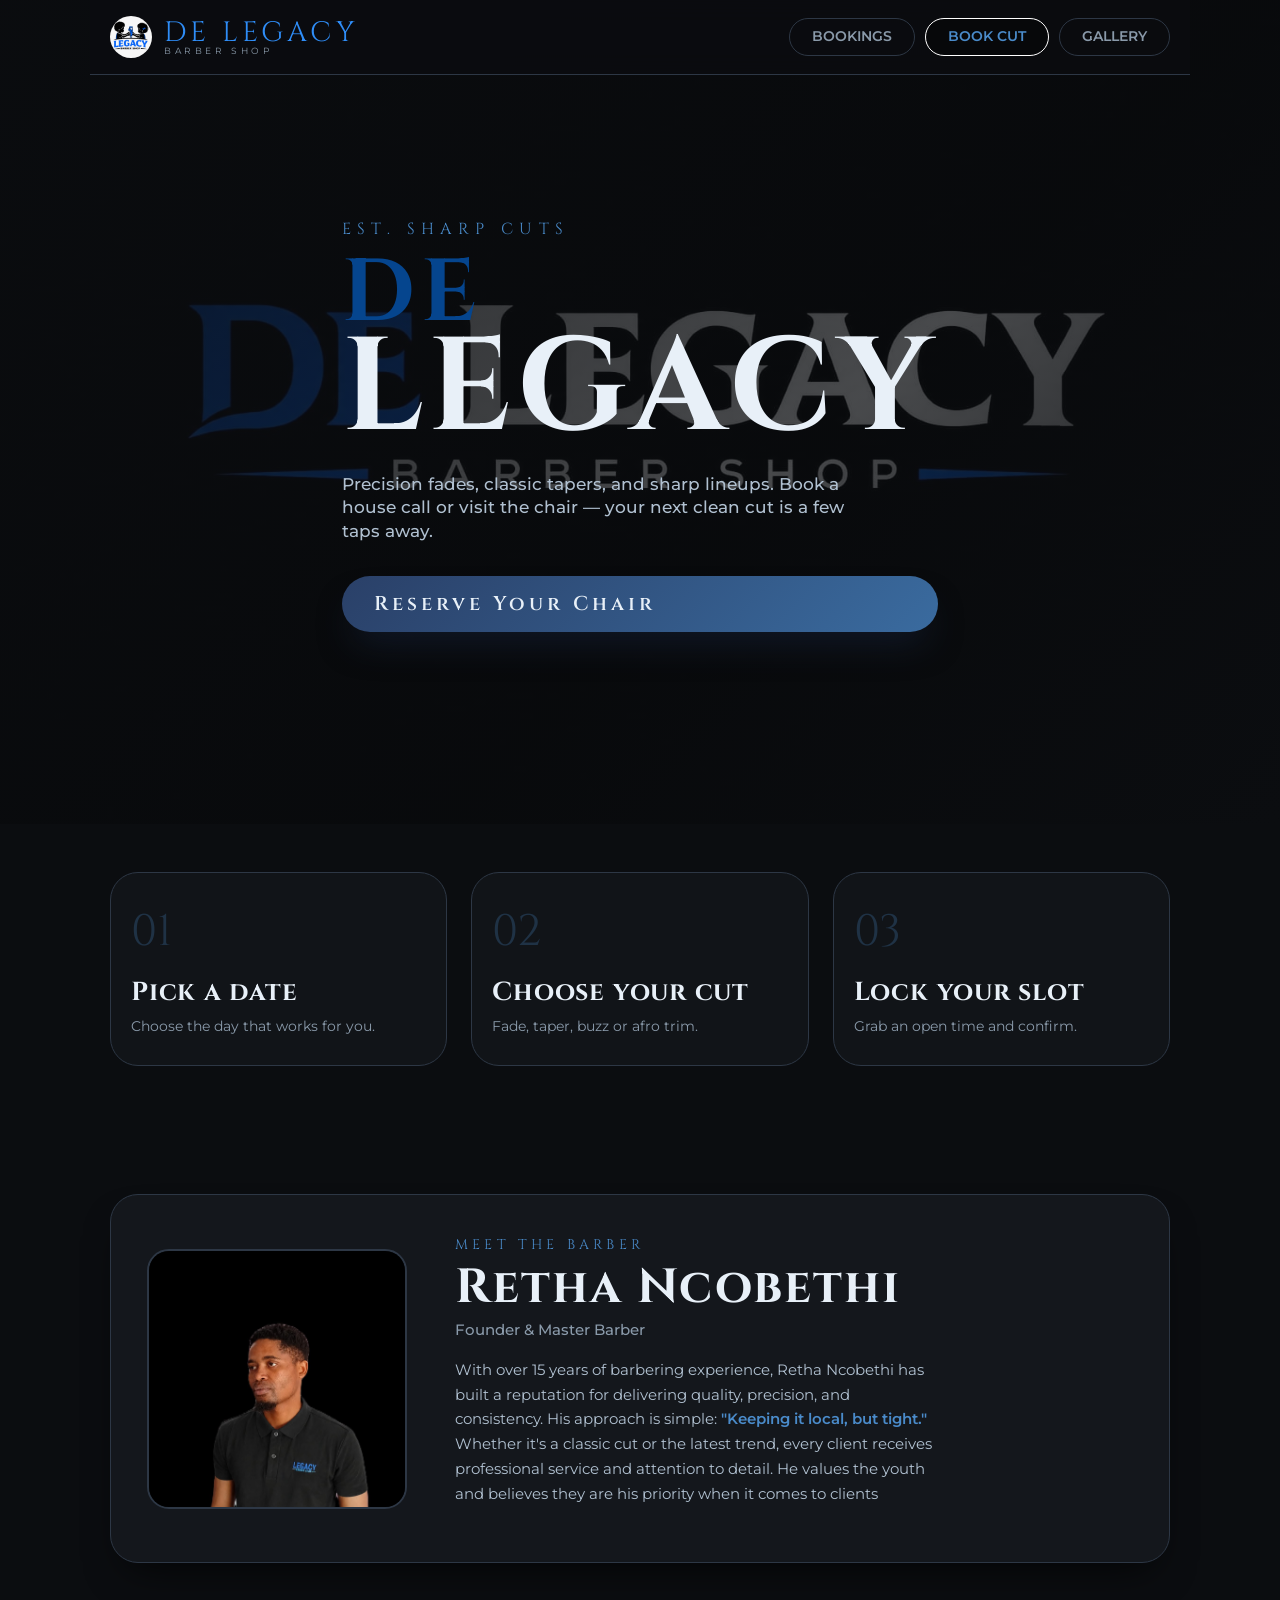
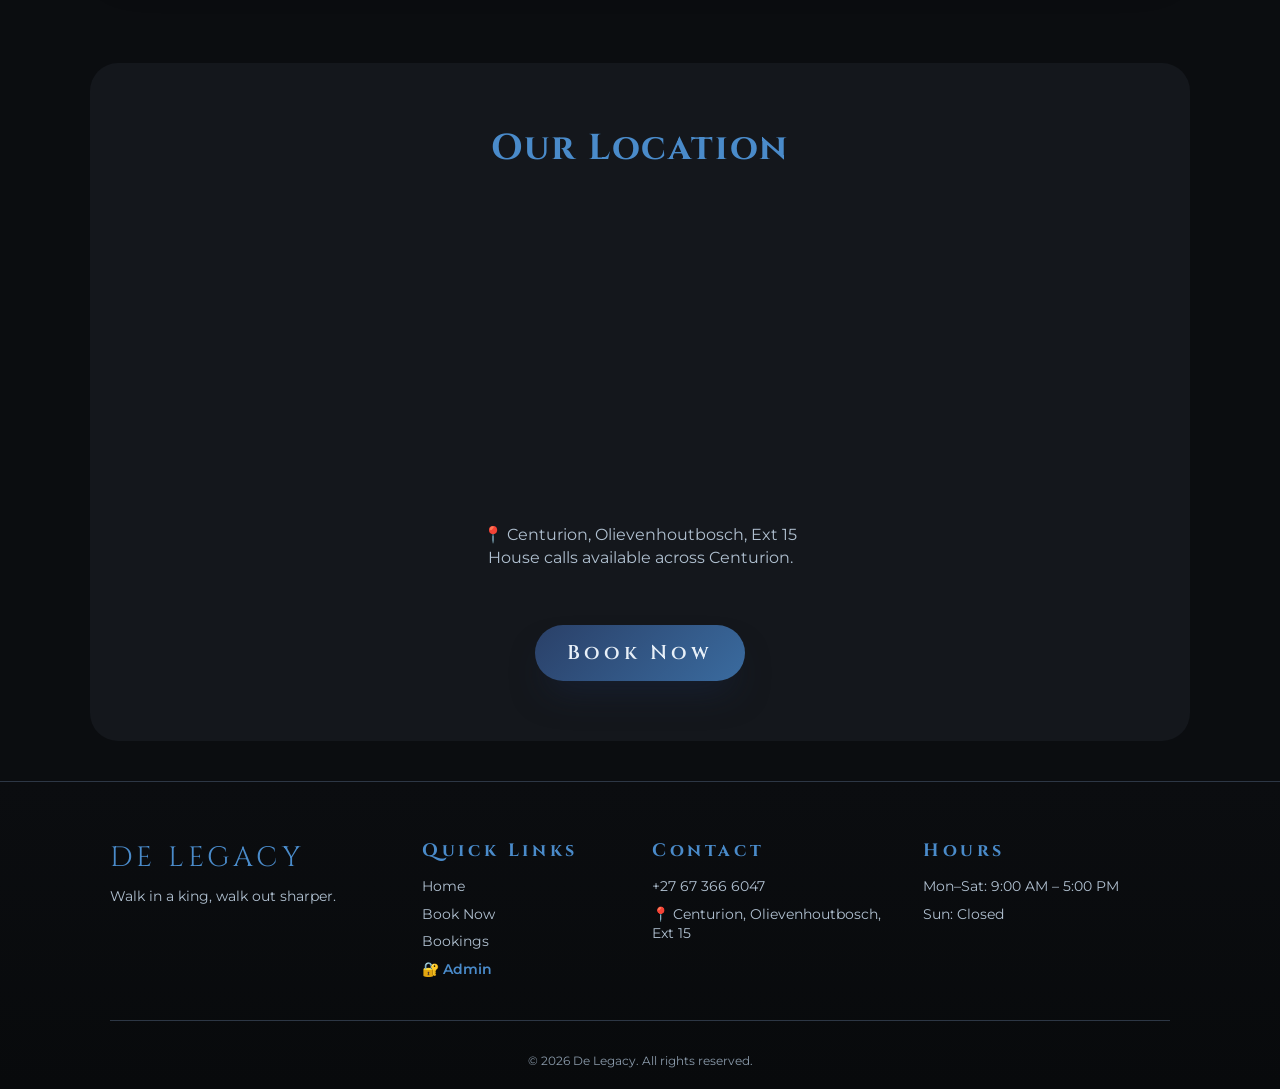
<file: index.html>
<!DOCTYPE html>
<html lang="en">
<head>
  <meta charset="UTF-8" />
  <meta name="viewport" content="width=device-width, initial-scale=1.0, viewport-fit=cover, user-scalable=yes" />
  <title>Legacy Barber Shop — Reserve Your Cut</title>
  <meta name="description" content="Fresh fades, tapers, buzz cuts & afro trims. Book a house call or shop visit. Mobile-friendly booking system." />

  <script src="db-config.js"></script>


  <link rel="preconnect" href="https://fonts.googleapis.com" />
  <link rel="preconnect" href="https://fonts.gstatic.com" crossorigin />
  <link href="https://fonts.googleapis.com/css2?family=Cinzel:wght@400;600;700;900&family=Montserrat:wght@400;500;600;700&display=swap" rel="stylesheet" />
  <link rel="stylesheet" href="styles.css" />
  <link rel="icon" type="image/png" href="hero.jpeg" />
  <link rel="shortcut icon" href="hero.jpeg">

  <style>
    .hero-title {
      font-family: var(--font-primary);
      font-size: clamp(52px, 14vw, 110px);
      line-height: 0.95;
      letter-spacing: 0.02em;
      margin-top: 12px;
      max-width: 800px;
      color: var(--text-primary);
      display: flex;
      flex-direction: column;
      gap: 0;
    }

    .hero-title span {
      display: block;
    }

    .hero-title span:nth-child(1) {
      font-size: 0.8em;
      letter-spacing: 0.1em;
      color: #05458e;
      margin-bottom: -0.1em;
    }

    .hero-title span:nth-child(2) {
      font-size: 1.2em;
      letter-spacing: 0.05em;
      color: var(--text-primary);
    }

    .hero-title span:nth-child(3) {
      font-size: 0.7em;
      letter-spacing: 0.15em;
      color: var(--text-secondary);
      margin-top: -0.05em;
    }

    .hero-title span:nth-child(4) {
      font-size: 0.7em;
      letter-spacing: 0.15em;
      color: var(--text-secondary);
    }
  </style>

</head>
<body>
  <header class="hero">
    <img class="hero-bg" src="name.jpeg" alt="" />
    <div class="hero-overlay"></div>

    <nav class="nav container">
      <a href="index.html" class="logo-link">
        <img src="hero.jpeg" alt="Legacy Barber Shop" class="logo-icon" />
        <div class="logo-primary">De Legacy</div>
      </a>

      <button class="hamburger" id="hamburger" aria-label="Menu">
        <span></span>
        <span></span>
        <span></span>
      </button>

      <div class="nav-links" id="navLinks">
        <a class="nav-btn ghost" href="my-bookings.html">BOOKINGS</a>
        <a class="nav-btn" href="booking.html">BOOK CUT</a>
        <a class="nav-btn ghost" href="gallery.html">GALLERY</a>
      </div>
    </nav>

    <div class="hero-content container">
      <p class="eyebrow">EST. SHARP CUTS</p>
      <h1 class="hero-title">
          <span>DE</span>
          <span>LEGACY</span>
      </h1>
      <p class="hero-sub">Precision fades, classic tapers, and sharp lineups. Book a house call or visit the chair — your next clean cut is a few taps away.</p>
      <a class="btn-gold" href="booking.html">Reserve Your Chair</a>
    </div>
  </header>

  <section class="steps container">
    <div class="step">
      <div class="step-num">01</div>
      <h3>Pick a date</h3>
      <p>Choose the day that works for you.</p>
    </div>
    <div class="step">
      <div class="step-num">02</div>
      <h3>Choose your cut</h3>
      <p>Fade, taper, buzz or afro trim.</p>
    </div>
    <div class="step">
      <div class="step-num">03</div>
      <h3>Lock your slot</h3>
      <p>Grab an open time and confirm.</p>
    </div>
  </section>

  <!-- ===== MEET THE BARBER ===== -->
  <section class="barber-section container">
    <div class="barber-card">
      <div class="barber-image-wrap">
        <img src="barber face.jpg" alt="Legacy Barber" class="barber-photo" />
      </div>
      <div class="barber-info">
        <p class="barber-eyebrow">Meet the Barber</p>
        <h2 class="barber-name">Retha Ncobethi</h2>
        <p class="barber-role">Founder & Master Barber</p>
        <p class="barber-bio">
          With over 15 years of barbering experience, Retha Ncobethi has built a reputation for delivering quality, precision, and consistency. His approach is simple:<strong> "Keeping it local, but tight."</strong> Whether it's a classic cut or the latest trend, every client receives professional service and attention to detail. He values the youth and believes they are his priority when it comes to clients
        </p>

      </div>
    </div>
  </section>

  <!-- Location Teaser -->
<section class="location-teaser container">
  <h2>Our Location</h2>

  <div class="map-container">
    <iframe
      src="https://www.google.com/maps?q=Olievenhoutbosch%20Ext%2015,%20Centurion,%20South%20Africa&output=embed"
      width="100%"
      height="300"
      style="border:0; border-radius:22px;"
      loading="lazy"
      allowfullscreen>
    </iframe>
  </div>

  <p>
    📍 Centurion, Olievenhoutbosch, Ext 15<br />
    House calls available across Centurion.
  </p>

  <div style="text-align:center; margin-top:24px;">
    <a href="booking.html" class="btn-gold">Book Now</a>
  </div>
</section>

  <footer class="site-footer">
    <div class="container">
      <div class="footer-grid">
        <div class="footer-col">
          <div class="logo-secondary">De Legacy</div>
          <p class="footer-tag">Walk in a king, walk out sharper.</p>
        </div>

        <div class="footer-col">
     <h4>Quick Links</h4>
     <ul class="footer-list">
       <li><a href="index.html">Home</a></li>
       <li><a href="booking.html">Book Now</a></li>
       <li><a href="my-bookings.html">Bookings</a></li>
       <!-- ADD THIS LINE BELOW ONLY IN INDEX.HTML -->
       <li><a href="admin.html" style="color: var(--blue-bright); font-weight: 600;">🔐 Admin</a></li>
     </ul>
   </div>

        <div class="footer-col">
          <h4>Contact</h4>
          <ul class="footer-list">
            <li><a href="tel:+27673666047">+27 67 366 6047</a></li>
            <li>📍 Centurion, Olievenhoutbosch, Ext 15</li>
          </ul>
        </div>
        <div class="footer-col">
          <h4>Hours</h4>
          <ul class="footer-list">
            <li>Mon–Sat: 9:00 AM – 5:00 PM</li>
            <li>Sun: Closed</li>
          </ul>
        </div>
      </div>
      <div class="footer-bottom">
        © 2026 De Legacy. All rights reserved.
      </div>
    </div>
  </footer>

  <script src="script.js"></script>
</body>
</html>
</file>
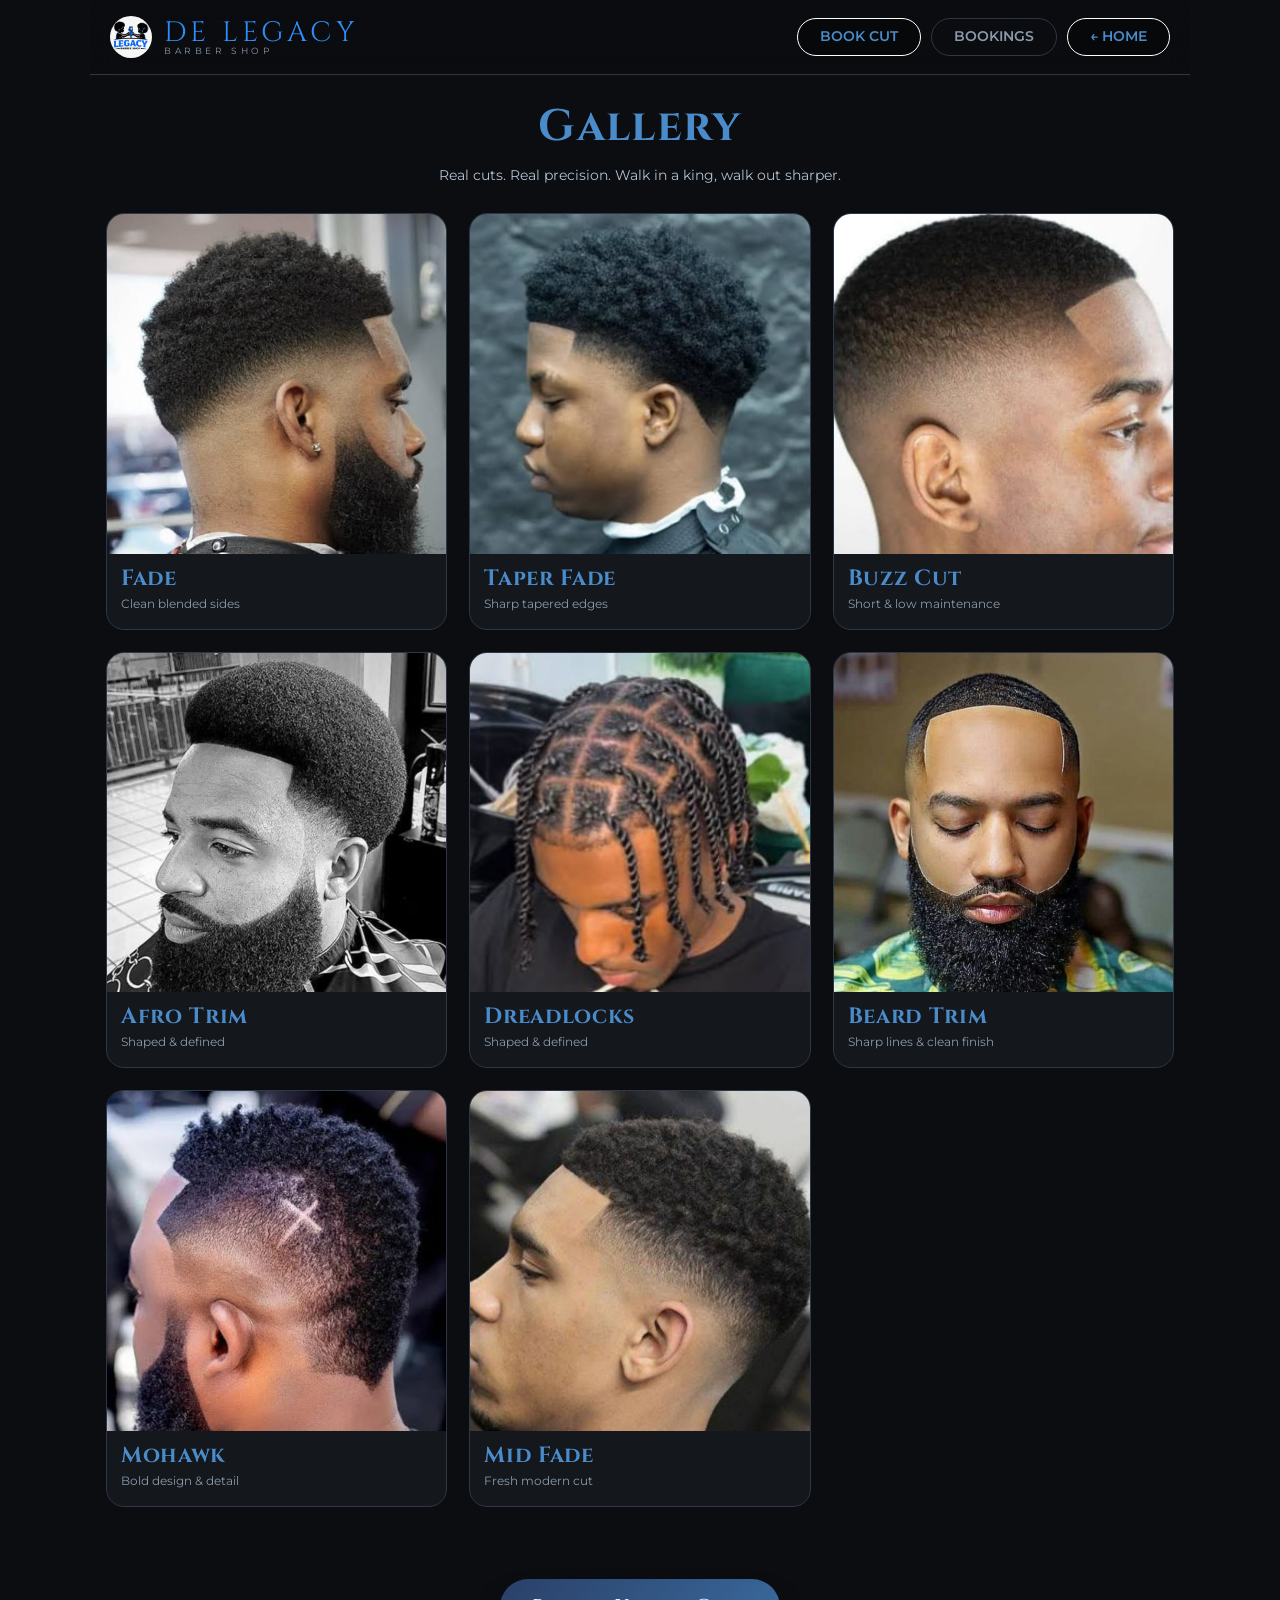
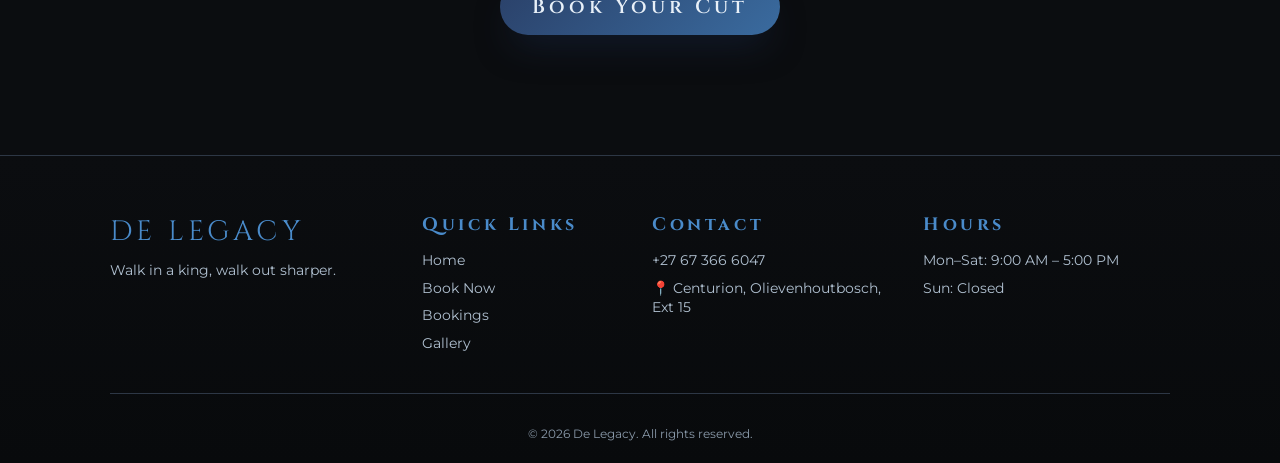
<file: gallery.html>
<!DOCTYPE html>
<html lang="en">
<head>
  <meta charset="UTF-8" />
  <meta name="viewport" content="width=device-width, initial-scale=1.0, viewport-fit=cover, user-scalable=yes" />
  <title>De Legacy — Gallery</title>
  <meta name="description" content="See our work — fades, tapers, buzz cuts, afro trims and more from Legacy Barber Shop." />
  <link rel="preconnect" href="https://fonts.googleapis.com" />
  <link rel="preconnect" href="https://fonts.gstatic.com" crossorigin />
  <link href="https://fonts.googleapis.com/css2?family=Cinzel:wght@400;600;700;900&family=Montserrat:wght@400;500;600;700&display=swap" rel="stylesheet" />
  <link rel="stylesheet" href="styles.css" />
  <link rel="icon" type="image/png" href="hero.jpeg" />
  <link rel="shortcut icon" href="hero.jpeg">
  <style>
    .gallery-section {
      padding: 20px 16px 80px 16px;
    }

    .gallery-head {
      text-align: center;
      margin-bottom: 28px;
    }

    .gallery-head h2 {
      font-family: var(--font-primary);
      font-size: clamp(32px, 8vw, 44px);
      letter-spacing: 0.03em;
      color: var(--blue-bright);
    }

    .gallery-head p {
      color: var(--text-secondary);
      font-size: 14px;
      margin-top: 8px;
      padding: 0 8px;
    }

    .gallery-grid {
      display: grid;
      grid-template-columns: 1fr 1fr;
      gap: 12px;
    }

    @media (min-width: 540px) {
      .gallery-grid {
        gap: 18px;
      }
    }

    @media (min-width: 900px) {
      .gallery-grid {
        grid-template-columns: 1fr 1fr 1fr;
        gap: 22px;
      }
    }

    .gallery-card {
      background: var(--card-bg);
      border: 1px solid var(--border);
      border-radius: 18px;
      overflow: hidden;
      transition: transform 0.2s, border-color 0.2s;
    }

    .gallery-card:hover {
      border-color: var(--blue-bright);
      transform: translateY(-3px);
    }

    .gallery-img {
      width: 100%;
      aspect-ratio: 1 / 1;
      object-fit: cover;
      display: block;
      background: var(--surface);
    }

    .gallery-info {
      padding: 12px 14px 16px;
    }

    .gallery-info h3 {
      font-family: var(--font-primary);
      font-size: clamp(16px, 4.5vw, 22px);
      color: var(--blue-bright);
      letter-spacing: 0.03em;
      line-height: 1.2;
    }

    .gallery-info p {
      font-size: 12px;
      color: var(--muted);
      margin-top: 4px;
    }

    @media (max-width: 380px) {
      .gallery-grid {
        gap: 10px;
      }
      .gallery-info {
        padding: 10px 10px 14px;
      }
      .gallery-info h3 {
        font-size: 15px;
      }
      .gallery-info p {
        font-size: 11px;
      }
    }
  </style>
</head>
<body>
  <nav class="nav container">
    <a href="index.html" class="logo-link">
      <img src="hero.jpeg" alt="De Legacy Shop" class="logo-icon" />
      <div class="logo-primary">De Legacy</div>
    </a>

    <button class="hamburger" id="hamburger" aria-label="Menu">
      <span></span>
      <span></span>
      <span></span>
    </button>

    <div class="nav-links" id="navLinks">
      <a class="nav-btn" href="booking.html">BOOK CUT</a>
      <a class="nav-btn ghost" href="my-bookings.html">BOOKINGS</a>
      <a class="nav-btn" href="index.html">← HOME</a>
    </div>
  </nav>

  <section class="gallery-section container">
    <div class="gallery-head">
      <h2>Gallery</h2>
      <p>Real cuts. Real precision. Walk in a king, walk out sharper.</p>
    </div>

    <div class="gallery-grid">

      <article class="gallery-card">
        <img class="gallery-img" src="fade.jpeg" alt="Fade haircut" loading="lazy" />
        <div class="gallery-info">
          <h3>Fade</h3>
          <p>Clean blended sides</p>
        </div>
      </article>

      <article class="gallery-card">
        <img class="gallery-img" src="taper.jpeg" alt="Taper Fade haircut" loading="lazy" />
        <div class="gallery-info">
          <h3>Taper Fade</h3>
          <p>Sharp tapered edges</p>
        </div>
      </article>

      <article class="gallery-card">
        <img class="gallery-img" src="buzzcut.jpeg" alt="Buzz Cut" loading="lazy" />
        <div class="gallery-info">
          <h3>Buzz Cut</h3>
          <p>Short & low maintenance</p>
        </div>
      </article>

      <article class="gallery-card">
        <img class="gallery-img" src="afro.jpeg" alt="Afro Trim" loading="lazy" />
        <div class="gallery-info">
          <h3>Afro Trim</h3>
          <p>Shaped & defined</p>
        </div>
      </article>

      <article class="gallery-card">
        <img class="gallery-img" src="Dreadlocks.jpeg" alt="Dreadlocks / Braids" loading="lazy" />
        <div class="gallery-info">
          <h3>Dreadlocks</h3>
          <p>Shaped & defined</p>
        </div>
      </article>

      <article class="gallery-card">
        <img class="gallery-img" src="Beard.jpeg" alt="Beard Trim" loading="lazy" />
        <div class="gallery-info">
          <h3>Beard Trim</h3>
          <p>Sharp lines & clean finish</p>
        </div>
      </article>

      <article class="gallery-card">
        <img class="gallery-img" src="mohawk.jpeg" alt="Mohawk haircut" loading="lazy" />
        <div class="gallery-info">
          <h3>Mohawk</h3>
          <p>Bold design & detail</p>
        </div>
      </article>

      <article class="gallery-card">
        <img class="gallery-img" src="mid fade.jpeg" alt="Mid Fade haircut" loading="lazy" />
        <div class="gallery-info">
          <h3>Mid Fade</h3>
          <p>Fresh modern cut</p>
        </div>
      </article>

    </div>

    <div style="text-align: center; margin-top: 40px;">
      <a href="booking.html" class="btn-gold">Book Your Cut</a>
    </div>
  </section>

  <footer class="site-footer">
    <div class="container">
      <div class="footer-grid">
        <div class="footer-col">
          <div class="logo-secondary">De Legacy</div>
          <p class="footer-tag">Walk in a king, walk out sharper.</p>
        </div>
        <div class="footer-col">
          <h4>Quick Links</h4>
          <ul class="footer-list">
            <li><a href="index.html">Home</a></li>
            <li><a href="booking.html">Book Now</a></li>
            <li><a href="my-bookings.html">Bookings</a></li>
            <li><a href="gallery.html">Gallery</a></li>
          </ul>
        </div>
        <div class="footer-col">
          <h4>Contact</h4>
          <ul class="footer-list">
            <li><a href="tel:+27673666047">+27 67 366 6047</a></li>
            <li>📍 Centurion, Olievenhoutbosch, Ext 15</li>
          </ul>
        </div>
        <div class="footer-col">
          <h4>Hours</h4>
          <ul class="footer-list">
            <li>Mon–Sat: 9:00 AM – 5:00 PM</li>
            <li>Sun: Closed</li>
          </ul>
        </div>
      </div>
      <div class="footer-bottom">
        © 2026 De Legacy. All rights reserved.
      </div>
    </div>
  </footer>
  <script src="script.js"></script>
</body>
</html>
</file>
<file: styles.css>
/* ===== Reset & Base ===== */
* {
  margin: 0;
  padding: 0;
  box-sizing: border-box;
  -webkit-tap-highlight-color: transparent;
}

:root {
  /* Brand Colors  */
  --background: #0B0D10;
  --card-bg: #14171C;
  --surface: #1A1F26;
  --navy: #1B2A4A;
  --navy-dark: #111B33;
  --navy-light: #2A4068;
  --blue-accent: #3A6B9F;
  --blue-bright: #4A8BCA;
  --blue-foreground: #E8F0F8;
  --border: #2D3745;
  --muted: #8A9AAA;
  --destructive: #D9574A;
  --shadow-blue: 0 20px 35px -12px rgba(26, 42, 74, 0.5);
  --text-primary: #E8F0F8;
  --text-secondary: #B0C0D0;
  --radius-card: 28px;

  /* Brand Fonts */
  --font-primary: 'Cinzel', 'Bebas Neue', 'Arial Narrow', serif;
  --font-secondary: 'Montserrat', 'Inter', system-ui, -apple-system, sans-serif;
  --font-display: 'Cinzel', 'Bebas Neue', 'Arial Narrow', serif;
  --font-body: 'Montserrat', 'Inter', system-ui, -apple-system, sans-serif;
}

body {
  background-color: var(--background);
  color: var(--text-primary);
  font-family: var(--font-body);
  line-height: 1.4;
  padding-top: 76px;
}

a { color: inherit; text-decoration: none; }

.container {
  max-width: 1100px;
  margin: 0 auto;
  padding: 0 20px;
}

/* ===== Logo Styles ===== */
.logo-link {
  display: flex;
  align-items:center;
  gap: 12px;
  text-decoration: none;
  color: inherit;
}

.logo-icon {
  width: 42px;
  height: 42px;
  border-radius: 50%;
  flex-shrink: 0;
  object-fit: cover;
}

.logo-primary {
  display: inline-block;
  font-family: var(--font-primary);
  font-size: 28px;
  letter-spacing: 0.15em;
  color: #2f8df7;
  text-transform: uppercase;
  position: relative;
  line-height: 1.1;
}

.logo-primary::after {
  content: "BARBER SHOP";
  display: block;
  font-size: 9px;
  letter-spacing: 0.4em;
  color: var(--muted);
  font-family: var(--font-secondary);
  font-weight: 400;
  margin-top: -2px;
}

.logo-secondary {
  font-family: var(--font-primary);
  font-size: 28px;
  letter-spacing: 0.15em;
  color: var(--blue-bright);
  text-transform: uppercase;
}

/* ===== Hero ===== */
.hero {
  position: relative;
  isolation: isolate;
  overflow: hidden;
  min-height: calc(100vh - 76px);
  display: flex;
  flex-direction: column;
  margin-top: -76px;
  padding-top: 76px;
}

.hero-bg {
  position: absolute;
  inset: 0;
  width: 100%;
  height: 100%;
  object-fit: cover;
  z-index: -2;
}

.hero-overlay {
  position: absolute;
  inset: 0;
  background: linear-gradient(135deg, rgba(11,13,16,0.92) 0%, rgba(11,13,16,0.75) 60%, var(--background) 100%);
  z-index: -1;
}

.nav {
  position: fixed;
  top: 0;
  left: 0;
  right: 0;
  z-index: 1000;
  display: flex;
  align-items: center;
  justify-content: space-between;
  padding: 16px 20px;
  gap: 12px;
  flex-wrap: nowrap;
  background: rgba(11, 13, 16, 0.92);          /* dark glass effect */
  backdrop-filter: blur(12px);
  -webkit-backdrop-filter: blur(12px);
  border-bottom: 1px solid var(--border);
  width: 100%;
}
.nav-links {
  display: flex;
  gap: 10px;
  flex-wrap: nowrap;
  margin-left: auto; /* keeps buttons on the right */
  flex-shrink: 0;
}

.brand {
  font-family: var(--font-display);
  font-size: 26px;
  letter-spacing: 0.15em;
  color: var(--blue-bright);
}

.nav-btn {
  border: 1.5px solid white;
  border-radius: 60px;
  padding: 8px 22px;
  font-size: 14px;
  font-weight: 600;
  color: var(--blue-bright);
  text-decoration: none;
  transition: 0.2s;
  background: rgba(0,0,0,0.3);
  cursor: pointer;
  font-family: var(--font-body);
}
.nav-btn:hover { background: var(--blue-bright); color: var(--background); border-color: var(--blue-bright); }
.nav-btn.ghost { background: transparent; color: var(--muted); border-color: var(--border); }
.nav-btn.ghost:hover { color: var(--blue-bright); border-color: var(--blue-bright); background: transparent; }
.nav-btn.danger { color: var(--destructive); border-color: rgba(217, 87, 74, 0.5); background: transparent; }
.nav-btn.danger:hover { background: var(--destructive); color: #fff; border-color: var(--destructive); }

.hero-content {
  padding: 40px 20px 90px 20px;
  flex: 1;
  display: flex;
  flex-direction: column;
  justify-content: center;
}

.eyebrow {
  font-family: var(--font-display);
  font-size: 16px;
  letter-spacing: 0.4em;
  color: var(--blue-bright);
}

.hero-title {
  font-family: var(--font-primary);
  font-size: clamp(52px, 14vw, 110px);
  line-height: 0.95;
  letter-spacing: 0.02em;
  margin-top: 12px;
  max-width: 800px;
  color: var(--text-primary);
}

.hero-sub {
  margin-top: 20px;
  max-width: 520px;
  font-size: 17px;
  color: var(--text-secondary);
  font-weight: 500;
}

.btn-gold {
  display: inline-block;
  margin-top: 32px;
  background: linear-gradient(135deg, var(--navy-light), var(--blue-accent));
  color: var(--blue-foreground);
  text-decoration: none;
  padding: 14px 32px;
  border-radius: 60px;
  font-family: var(--font-display);
  font-size: 20px;
  letter-spacing: 0.2em;
  box-shadow: var(--shadow-blue);
  transition: transform 0.2s, filter 0.2s;
  font-weight: 600;
  border: none;
}
.btn-gold:active { transform: scale(0.97); }
.btn-gold:hover { filter: brightness(1.1); }

/* ===== Steps ===== */
.steps {
  display: flex;
  flex-direction: column;
  gap: 20px;
  padding: 48px 20px;
  max-width: 1100px;
  margin: 0 auto;
}
@media (min-width: 680px) { .steps { flex-direction: row; gap: 24px; } }

.step {
  background: rgba(20, 23, 28, 0.7);
  border: 1px solid var(--border);
  border-radius: 28px;
  padding: 28px 20px;
  flex: 1;
}
.step-num { font-family: var(--font-display); font-size: 44px; color: rgba(74, 139, 202, 0.25); }
.step h3 { font-family: var(--font-display); font-size: 26px; letter-spacing: 0.03em; margin-top: 12px; color: var(--text-primary); }
.step p { font-size: 14px; color: var(--muted); margin-top: 6px; }

/* ===== Location Teaser ===== */
.location-teaser {
  padding: 60px 20px;
  background: var(--card-bg);
  border-radius: 28px;
  margin: 40px auto;
  max-width: 1100px;
}
.location-teaser h2 {
  text-align: center;
  color: var(--blue-bright);
  margin-bottom: 24px;
  font-family: var(--font-primary);
  font-size: 36px;
  letter-spacing: 0.05em;
}
.location-teaser p {
  text-align: center;
  color: var(--text-secondary);
}

.map-container {
  margin-bottom: 20px;
  border-radius: 22px;
  overflow: hidden;
}

/* ===== Booking Section ===== */
.book-section { padding: 20px 20px 100px 20px; scroll-margin-top: 24px; }
.book-head { text-align: center; margin-bottom: 28px; }
.book-head h2 {
  font-family: var(--font-primary);
  font-size: 44px;
  letter-spacing: 0.03em;
  color: var(--blue-bright);
}
.book-head p { color: var(--text-secondary); font-size: 15px; }

.card {
  background: var(--card-bg);
  border: 1px solid var(--border);
  border-radius: var(--radius-card);
  padding: 28px 20px;
  box-shadow: 0 20px 40px -18px rgba(0,0,0,0.8);
}
@media (min-width: 540px) { .card { padding: 36px 32px; } }

.field-label {
  display: block;
  margin: 28px 0 10px 0;
  font-family: var(--font-display);
  font-size: 20px;
  letter-spacing: 0.1em;
  color: var(--text-primary);
}
.field-label:first-of-type { margin-top: 0; }

.text-input {
  width: 100%;
  padding: 14px 18px;
  border-radius: 20px;
  border: 1px solid var(--border);
  background: var(--surface);
  color: var(--text-primary);
  font-size: 16px;
  font-family: var(--font-body);
  outline: none;
  transition: 0.2s;
}
.text-input:focus { border-color: var(--blue-bright); box-shadow: 0 0 0 3px rgba(74, 139, 202, 0.2); }
.text-input::placeholder { color: var(--muted); }

.grid-2 { display: grid; grid-template-columns: 1fr 1fr; gap: 12px; }

.option {
  background: var(--surface);
  border-radius: 22px;
  padding: 16px 8px;
  text-align: center;
  cursor: pointer;
  border: 2px solid transparent;
  transition: all 0.2s ease;
}
.option.active {
  border-color: var(--blue-bright);
  background: linear-gradient(145deg, #222A34, #1A1F26);
  box-shadow: 0 6px 14px rgba(0,0,0,0.3);
}
.option:hover { border-color: rgba(74, 139, 202, 0.3); }
.opt-title { font-family: var(--font-display); font-size: 22px; letter-spacing: 0.02em; color: var(--blue-bright); }
.opt-desc { font-size: 11px; color: var(--muted); margin-top: 4px; }

.slots { display: grid; grid-template-columns: repeat(2, 1fr); gap: 12px; }
@media (min-width: 460px) { .slots { grid-template-columns: repeat(3, 1fr); } }
@media (min-width: 640px) { .slots { grid-template-columns: repeat(4, 1fr); } }

.slot {
  background: var(--surface);
  border-radius: 60px;
  padding: 12px 8px;
  text-align: center;
  font-weight: 700;
  font-size: 15px;
  cursor: pointer;
  transition: all 0.2s;
  border: 1px solid var(--border);
  color: var(--text-secondary);
}
.slot.selected {
  background: var(--blue-accent);
  color: var(--blue-foreground);
  border-color: var(--blue-bright);
  font-weight: 800;
}
.slot:hover { border-color: var(--blue-bright); }
.slot:active { transform: scale(0.96); }

.field-hint { font-size: 12px; color: var(--muted); margin-top: 8px; }
.address-input-group { display: flex; flex-direction: column; gap: 12px; margin-top: 8px; }

.submit-btn {
  width: 100%;
  margin-top: 36px;
  background: linear-gradient(135deg, var(--navy-light), var(--blue-accent));
  border: none;
  padding: 18px 12px;
  border-radius: 60px;
  font-family: var(--font-display);
  font-size: 26px;
  letter-spacing: 0.2em;
  color: var(--blue-foreground);
  font-weight: 600;
  cursor: pointer;
  transition: transform 0.1s, filter 0.2s;
  box-shadow: var(--shadow-blue);
}
.submit-btn:active { transform: scale(0.98); }
.submit-btn:hover { filter: brightness(1.08); }

.msg-error { margin-top: 20px; color: var(--destructive); text-align: center; font-weight: 500; }
.msg-ok {
  margin-top: 20px;
  color: var(--blue-bright);
  text-align: center;
  font-weight: 600;
  background: rgba(74, 139, 202, 0.08);
  padding: 12px;
  border-radius: 24px;
  font-size: 15px;
}

/* ===== Progress Steps ===== */
.progress-steps {
  display: flex;
  justify-content: space-between;
  margin-bottom: 32px;
  position: relative;
}

.progress-steps::before {
  content: '';
  position: absolute;
  top: 20px;
  left: 10%;
  right: 10%;
  height: 2px;
  background: var(--border);
  z-index: 0;
}

.progress-step {
  display: flex;
  flex-direction: column;
  align-items: center;
  gap: 6px;
  position: relative;
  z-index: 1;
  flex: 1;
}

.step-number {
  width: 40px;
  height: 40px;
  border-radius: 50%;
  background: var(--surface);
  border: 2px solid var(--border);
  display: flex;
  align-items: center;
  justify-content: center;
  font-weight: 700;
  font-size: 14px;
  color: var(--muted);
  transition: all 0.3s;
}

.progress-step.active .step-number {
  background: var(--blue-accent);
  border-color: var(--blue-bright);
  color: var(--blue-foreground);
}

.progress-step.completed .step-number {
  background: var(--blue-accent);
  border-color: var(--blue-bright);
  color: var(--blue-foreground);
}

.step-label {
  font-size: 11px;
  color: var(--muted);
  font-weight: 500;
  text-align: center;
}

.progress-step.active .step-label {
  color: var(--blue-bright);
}

/* ===== Form Steps ===== */
.form-step {
  animation: fadeIn 0.3s ease;
}

@keyframes fadeIn {
  from { opacity: 0; transform: translateY(10px); }
  to { opacity: 1; transform: translateY(0); }
}

.step-actions {
  display: flex;
  gap: 12px;
  margin-top: 32px;
}

.step-next, .step-prev {
  padding: 12px 28px;
  border-radius: 60px;
  font-family: var(--font-body);
  font-weight: 600;
  font-size: 14px;
  cursor: pointer;
  transition: all 0.2s;
  border: none;
}

.step-next {
  background: var(--blue-accent);
  color: var(--blue-foreground);
  margin-left: auto;
}

.step-next:hover {
  background: var(--blue-bright);
  transform: translateX(2px);
}

.step-prev {
  background: transparent;
  color: var(--muted);
  border: 1px solid var(--border);
}

.step-prev:hover {
  border-color: var(--blue-bright);
  color: var(--blue-bright);
}

/* ===== Booking Summary ===== */
.booking-summary {
  background: var(--surface);
  border-radius: 18px;
  padding: 20px;
  margin-top: 20px;
  border: 1px solid var(--border);
}

.booking-summary h4 {
  font-family: var(--font-display);
  font-size: 18px;
  color: var(--blue-bright);
  margin-bottom: 12px;
}

.booking-summary-item {
  display: flex;
  justify-content: space-between;
  padding: 6px 0;
  font-size: 14px;
  border-bottom: 1px solid rgba(255,255,255,0.05);
}

.booking-summary-item:last-child {
  border-bottom: none;
}

.booking-summary-item .label {
  color: var(--muted);
}

.booking-summary-item .value {
  color: var(--text-primary);
  font-weight: 500;
}

/* ===== My Bookings ===== */
.bookings-list { display: grid; gap: 14px; }
.booking-card {
  background: var(--card-bg);
  border: 1px solid var(--border);
  border-radius: 22px;
  padding: 20px;
  box-shadow: 0 14px 30px -20px rgba(0,0,0,0.7);
}
.booking-card.past { opacity: 0.5; }
.booking-top {
  display: flex;
  justify-content: space-between;
  align-items: flex-start;
  gap: 12px;
  margin-bottom: 12px;
}
.booking-cut { font-family: var(--font-display); font-size: 26px; letter-spacing: 0.04em; color: var(--blue-bright); }
.booking-when { color: var(--muted); font-size: 14px; margin-top: 2px; }
.booking-badge {
  font-size: 11px;
  font-weight: 700;
  letter-spacing: 0.12em;
  padding: 5px 12px;
  border-radius: 60px;
  text-transform: uppercase;
  border: 1px solid var(--border);
  white-space: nowrap;
}
.booking-badge.ok { color: var(--blue-bright); border-color: rgba(74, 139, 202, 0.4); background: rgba(74, 139, 202, 0.08); }
.booking-badge.muted { color: var(--muted); }
.booking-meta { list-style: none; display: grid; gap: 4px; font-size: 14px; color: var(--text-secondary); }
.booking-meta strong { color: var(--muted); font-weight: 500; margin-right: 6px; }
.booking-actions { display: flex; gap: 10px; margin-top: 16px; flex-wrap: wrap; }

.empty-state {
  text-align: center;
  padding: 48px 20px;
  background: var(--card-bg);
  border: 1px dashed var(--border);
  border-radius: var(--radius-card);
}
.empty-state p { color: var(--muted); margin-bottom: 18px; }

/* ===== Meet the Barber Section ===== */
.barber-section {
  padding: 60px 20px;
  margin: 20px auto 40px;
}

.barber-card {
  display: flex;
  flex-direction: column;
  gap: 32px;
  background: var(--card-bg);
  border: 1px solid var(--border);
  border-radius: var(--radius-card);
  padding: 28px 20px;
  box-shadow: 0 20px 40px -18px rgba(0, 0, 0, 0.8);
  overflow: hidden;
}

@media (min-width: 720px) {
  .barber-card {
    flex-direction: row;
    align-items: center;
    padding: 40px 36px;
    gap: 48px;
  }
}

.barber-image-wrap {
  flex-shrink: 0;
  width: 100%;
  max-width: 280px;
  margin: 0 auto;
}

@media (min-width: 720px) {
  .barber-image-wrap {
    width: 260px;
    margin: 0;
  }
}

.barber-photo {
  width: 100%;
  aspect-ratio: 1 / 1;
  object-fit: cover;
  border-radius: 22px;
  border: 2px solid var(--border);
  display: block;
  background: var(--surface);
}

.barber-info {
  text-align: center;
}

@media (min-width: 720px) {
  .barber-info {
    text-align: left;
    flex: 1;
  }
}

.barber-eyebrow {
  font-family: var(--font-display);
  font-size: 14px;
  letter-spacing: 0.3em;
  color: var(--blue-bright);
  text-transform: uppercase;
  margin-bottom: 8px;
}

.barber-name {
  font-family: var(--font-primary);
  font-size: clamp(36px, 8vw, 48px);
  letter-spacing: 0.04em;
  color: var(--text-primary);
  line-height: 1.1;
  margin-bottom: 4px;
}

.barber-role {
  font-size: 15px;
  color: var(--muted);
  margin-bottom: 18px;
  font-weight: 500;
}

.barber-bio {
  font-size: 15px;
  line-height: 1.65;
  color: var(--text-secondary);
  margin-bottom: 16px;
  max-width: 480px;
}

.barber-bio strong {
  color: var(--blue-bright);
  font-weight: 600;
}

.barber-location {
  font-size: 14px;
  color: var(--muted);
  margin-bottom: 24px;
}

.barber-cta {
  margin-top: 0;
  display: inline-block;
}

/* Mobile tweaks */
@media (max-width: 480px) {
  .barber-section {
    padding: 40px 16px;
  }

  .barber-card {
    padding: 24px 16px;
  }

  .barber-image-wrap {
    max-width: 220px;
  }

  .barber-name {
    font-size: 32px;
  }
}

/* ===== Modal ===== */
.modal-overlay {
  position: fixed;
  inset: 0;
  background: rgba(0,0,0,0.85);
  backdrop-filter: blur(4px);
  display: flex;
  align-items: center;
  justify-content: center;
  padding: 20px;
  z-index: 100;
}
.modal-card { max-width: 520px; width: 100%; max-height: 90vh; overflow-y: auto; }
.modal-title { font-family: var(--font-display); font-size: 30px; color: var(--blue-bright); letter-spacing: 0.04em; }
.modal-sub { color: var(--muted); font-size: 14px; margin-top: 4px; }
.modal-actions { display: flex; justify-content: flex-end; gap: 10px; margin-top: 24px; flex-wrap: wrap; }
.modal-confirm { width: auto; margin-top: 0; padding: 14px 28px; font-size: 18px; }

/* ===== Site Footer ===== */
.site-footer {
  margin-top: 40px;
  background: linear-gradient(180deg, var(--background), #080A0C);
  border-top: 1px solid var(--border);
  padding: 56px 0 20px 0;
}

.footer-grid {
  display: grid;
  gap: 24px;
  grid-template-columns: 1fr 1fr; /* 2 columns on mobile */
}
@media (min-width: 640px) { .footer-grid { grid-template-columns: 1fr 1fr; } }
@media (min-width: 960px) { .footer-grid { grid-template-columns: 1.4fr 1fr 1.2fr 1.2fr; } }

.footer-col h4 {
  font-family: var(--font-display);
  font-size: 18px;
  letter-spacing: 0.2em;
  color: var(--blue-bright);
  margin-bottom: 14px;
}
.footer-tag { color: var(--text-secondary); font-size: 14px; margin-top: 10px; max-width: 280px; }
.footer-list { list-style: none; display: grid; gap: 8px; font-size: 14px; color: var(--text-secondary); }
.footer-list li { display: flex; justify-content: space-between; gap: 12px; }
.footer-list a { color: var(--text-secondary); text-decoration: none; transition: color 0.2s; }
.footer-list a:hover { color: var(--blue-bright); }
.footer-bottom {
  text-align: center;
  padding-top: 32px;
  margin-top: 40px;
  border-top: 1px solid var(--border);
  color: var(--muted);
  font-size: 12px;
}

/* ===== Mobile Responsiveness ===== */
@media (max-width: 480px) {
  .nav {
    padding: 12px 16px;
    flex-direction: row;
    align-items: center;
    justify-content: space-between;
    gap: 8px;
    flex-wrap: nowrap;
  }

  .nav-links {
    justify-content: flex-end;
    gap: 6px;
    flex-shrink: 0;
  }

  .nav-btn {
    padding: 6px 12px;
    font-size: 11px;
    white-space: nowrap;
  }

  .logo-primary {
    font-size: 20px;
    letter-spacing: 0.12em;
  }

  .logo-primary::after {
    font-size: 7px;
    letter-spacing: 0.3em;
  }

  .hero-title {
    font-size: 42px;
  }

  .book-head h2 {
    font-size: 32px;
  }

  .card {
    padding: 20px 16px;
    border-radius: 20px;
  }

  .grid-2 {
    grid-template-columns: 1fr 1fr;
    gap: 8px;
  }

  .slots {
    grid-template-columns: repeat(2, 1fr);
    gap: 8px;
  }

  .slot {
    padding: 10px 6px;
    font-size: 13px;
  }

  .option {
    padding: 12px 6px;
  }

  .opt-title {
    font-size: 18px;
  }

  .submit-btn {
    font-size: 20px;
    padding: 14px 12px;
  }

  .progress-steps {
    flex-wrap: wrap;
    gap: 8px;
  }

  .progress-steps::before {
    display: none;
  }

  .progress-step {
    flex: 1;
    min-width: 60px;
  }

  .step-number {
    width: 32px;
    height: 32px;
    font-size: 12px;
  }

  .step-label {
    font-size: 9px;
  }

  .step-actions {
    flex-wrap: wrap;
  }

  .step-next, .step-prev {
    flex: 1;
    text-align: center;
    padding: 10px 16px;
    font-size: 13px;
  }

  .step-next {
    margin-left: 0;
  }

  .footer-grid {
    grid-template-columns: 1fr 1fr;
    gap: 24px;
  }

  .location-teaser {
    padding: 40px 16px;
    margin: 20px 16px;
  }

  .location-teaser h2 {
    font-size: 28px;
  }

  .booking-summary-item {
    font-size: 13px;
  }
}

@media (max-width: 380px) {
  .grid-2 {
    grid-template-columns: 1fr;
  }

  .slots {
    grid-template-columns: 1fr 1fr;
  }

  .hero-title {
    font-size: 34px;
  }

  .logo-primary {
    font-size: 22px;
  }
  .logo-icon {
    width: 36px;
    height: 36px;
  }

  .steps {
    padding: 30px 16px;
  }
}
.admin-table-wrap {
  overflow-x: auto;
  -webkit-overflow-scrolling: touch; /* smooth scrolling on iOS */
}
input[type="tel"], input[type="text"], input[type="date"] {
  font-size: 16px !important; /* Prevents iOS auto-zoom */
}

/* ===== Touch-friendly ===== */
@media (hover: none) {
  .option, .slot, .nav-btn, .submit-btn, .step-next, .step-prev {
    min-height: 48px;
  }

  .option:active, .slot:active {
    transform: scale(0.96);
  }
}

/* ===== Hamburger Menu ===== */
.hamburger {
  display: none;                 /* hidden on desktop */
  flex-direction: column;
  justify-content: center;
  gap: 5px;
  width: 42px;
  height: 42px;
  background: transparent;
  border: 1.5px solid var(--border);
  border-radius: 12px;
  cursor: pointer;
  padding: 10px;
  z-index: 100;
}

.hamburger span {
  display: block;
  width: 100%;
  height: 2px;
  background: var(--blue-bright);
  border-radius: 2px;
  transition: 0.25s;
}

/* Animate to X when open */
.hamburger.active span:nth-child(1) {
  transform: translateY(7px) rotate(45deg);
}
.hamburger.active span:nth-child(2) {
  opacity: 0;
}
.hamburger.active span:nth-child(3) {
  transform: translateY(-7px) rotate(-45deg);
}

/* Mobile styles */
@media (max-width: 640px) {
  .hamburger {
    display: flex;
  }

  /* Only hide links when the page has a hamburger */
  .nav:has(.hamburger) .nav-links {
    display: none;
    position: absolute;
    top: 70px;
    left: 16px;
    right: 16px;
    background: var(--card-bg);
    border: 1px solid var(--border);
    border-radius: 18px;
    padding: 16px;
    flex-direction: column;
    gap: 10px;
    box-shadow: 0 20px 40px rgba(0,0,0,0.5);
    z-index: 99;
  }

  .nav:has(.hamburger) .nav-links.open {
    display: flex;
  }

  .nav:has(.hamburger) .nav-links .nav-btn {
    width: 100%;
    text-align: center;
    padding: 14px;
  }
}

/* ===== Legacy Footer (fallback) ===== */
.footer {
  text-align: center;
  padding: 32px 20px;
  border-top: 1px solid var(--border);
  font-size: 13px;
  color: var(--muted);
}
</file>
